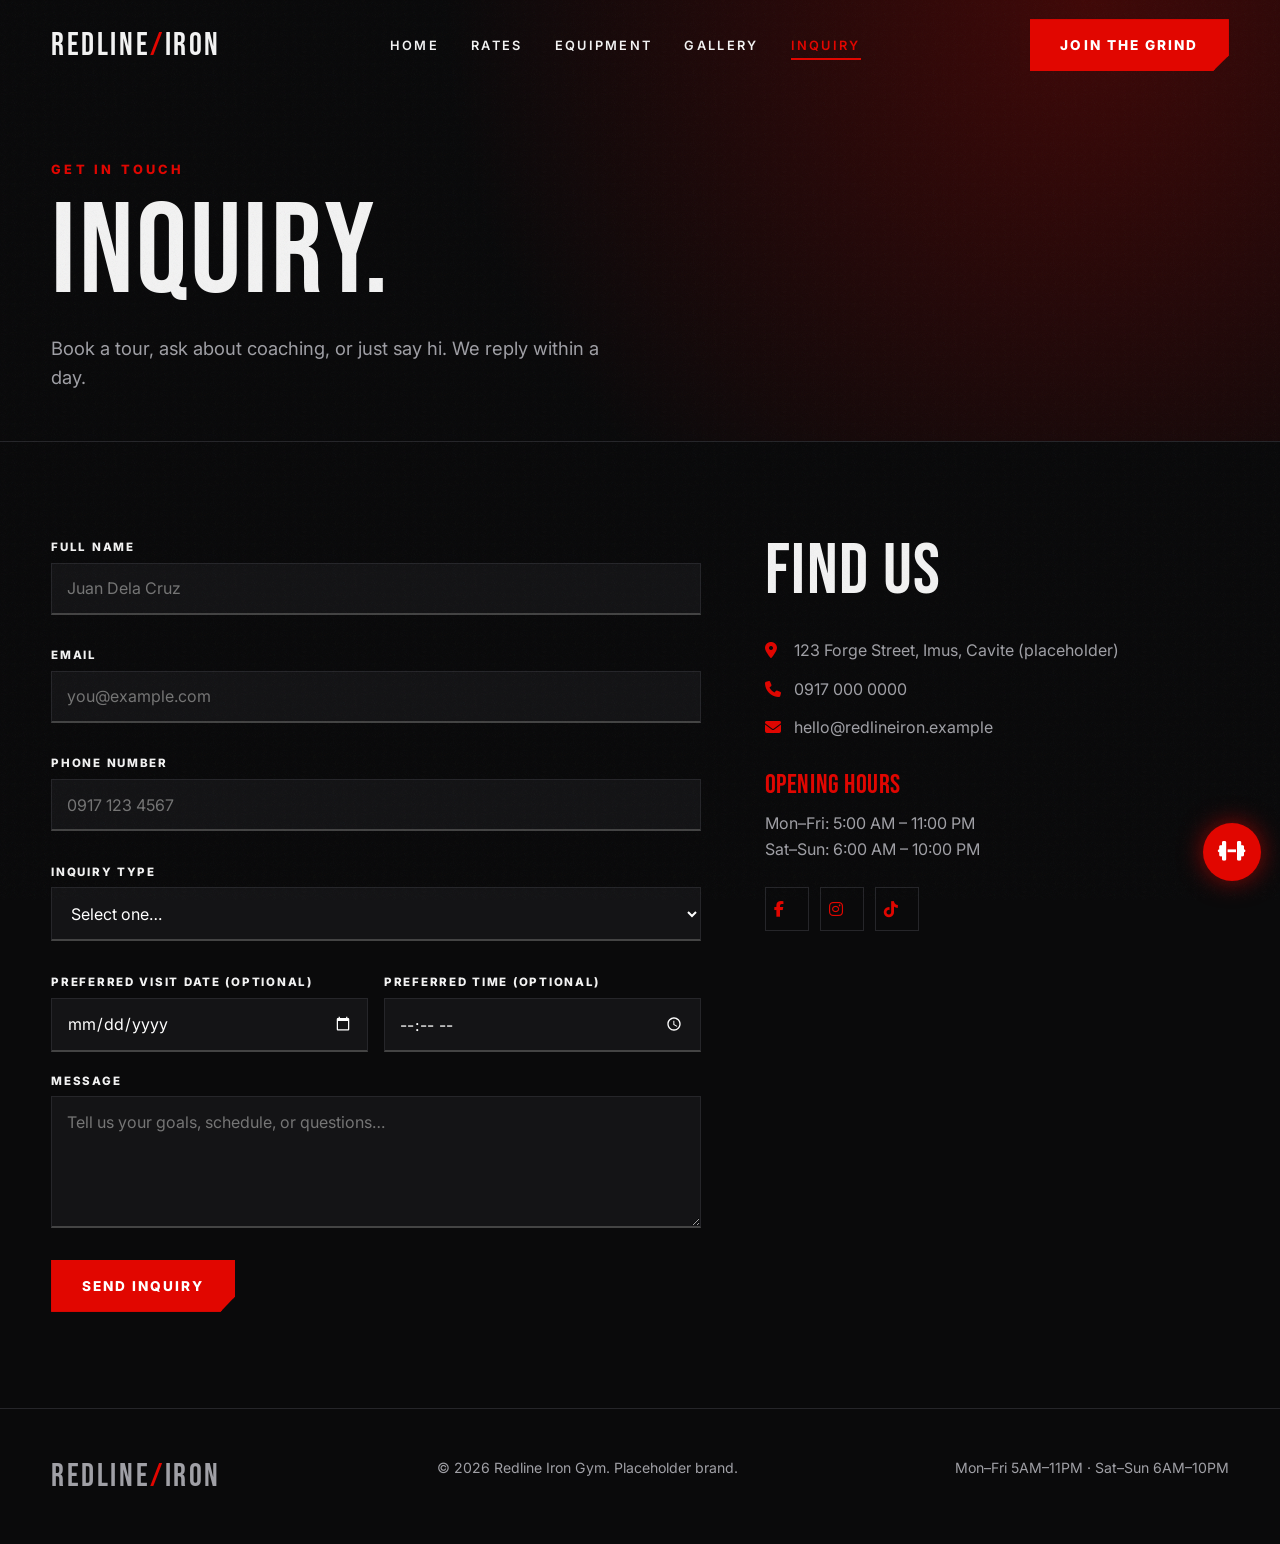
<file: inquiry.html>
<!DOCTYPE html>
<html lang="en">

<head>
    <title>Inquiry — REDLINE IRON</title>
    <meta charset="utf-8">
    <meta name="viewport" content="width=device-width,initial-scale=1">
    <link rel="preconnect" href="https://fonts.googleapis.com">
    <link href="https://fonts.googleapis.com/css2?family=Bebas+Neue&family=Inter:wght@400;600;800&display=swap"
        rel="stylesheet">
    <link rel="stylesheet" href="https://cdnjs.cloudflare.com/ajax/libs/font-awesome/6.5.1/css/all.min.css">
    <link rel="stylesheet" href="css/style.css">
</head>

<body data-page="inquiry.html">
    <main id="main">
        <header class="phead">
            <div class="wrap">
                <p class="num">Get in touch</p>
                <h1>Inquiry.</h1>
                <p class="lead">Book a tour, ask about coaching, or just say hi. We reply within a day.</p>
            </div>
        </header>
        <section class="wrap sec split">
            <form id="inq" novalidate>
                <div class="ok" id="ok" role="status" hidden>✓ Looks good! Thanks for reaching out.</div>
                <label>Full name<input name="name" required autocomplete="name" placeholder="Juan Dela Cruz"><small
                        class="err"></small></label>
                <label>Email<input type="email" name="email" required autocomplete="email"
                        placeholder="you@example.com"><small class="err"></small></label>
                <label>Phone number<input type="tel" name="phone" required autocomplete="tel"
                        placeholder="0917 123 4567"><small class="err"></small></label>
                <label>Inquiry type<select name="type" required>
                        <option value="">Select one…</option>
                        <option>Membership</option>
                        <option>Personal Training</option>
                        <option>Gym Tour</option>
                        <option>Equipment</option>
                        <option>General Inquiry</option>
                    </select><small class="err"></small></label>
                <div class="two"><label>Preferred visit date (optional)<input type="date"
                            name="date"></label><label>Preferred time (optional)<input type="time" name="time"></label>
                </div>
                <label>Message<textarea name="message" rows="5" required
                        placeholder="Tell us your goals, schedule, or questions…"></textarea><small
                        class="err"></small></label>
                <button class="btn" type="submit">Send inquiry</button>
            </form>
            <aside class="contact">
                <h2>Find us</h2>
                <p><i class="fa-solid fa-location-dot"></i> 123 Forge Street, Imus, Cavite (placeholder)</p>
                <p><i class="fa-solid fa-phone"></i> 0917 000 0000</p>
                <p><i class="fa-solid fa-envelope"></i> hello@redlineiron.example</p>
                <h3>Opening hours</h3>
                <p>Mon–Fri: 5:00 AM – 11:00 PM<br>Sat–Sun: 6:00 AM – 10:00 PM</p>
                <div class="social"><a href="#" aria-label="Facebook"><i class="fa-brands fa-facebook-f"></i></a><a
                        href="#" aria-label="Instagram"><i class="fa-brands fa-instagram"></i></a><a href="#"
                        aria-label="TikTok"><i class="fa-brands fa-tiktok"></i></a></div>
            </aside>
        </section>
    </main>
</body>
<script src="js/script.js" defer></script>

</html>
</file>
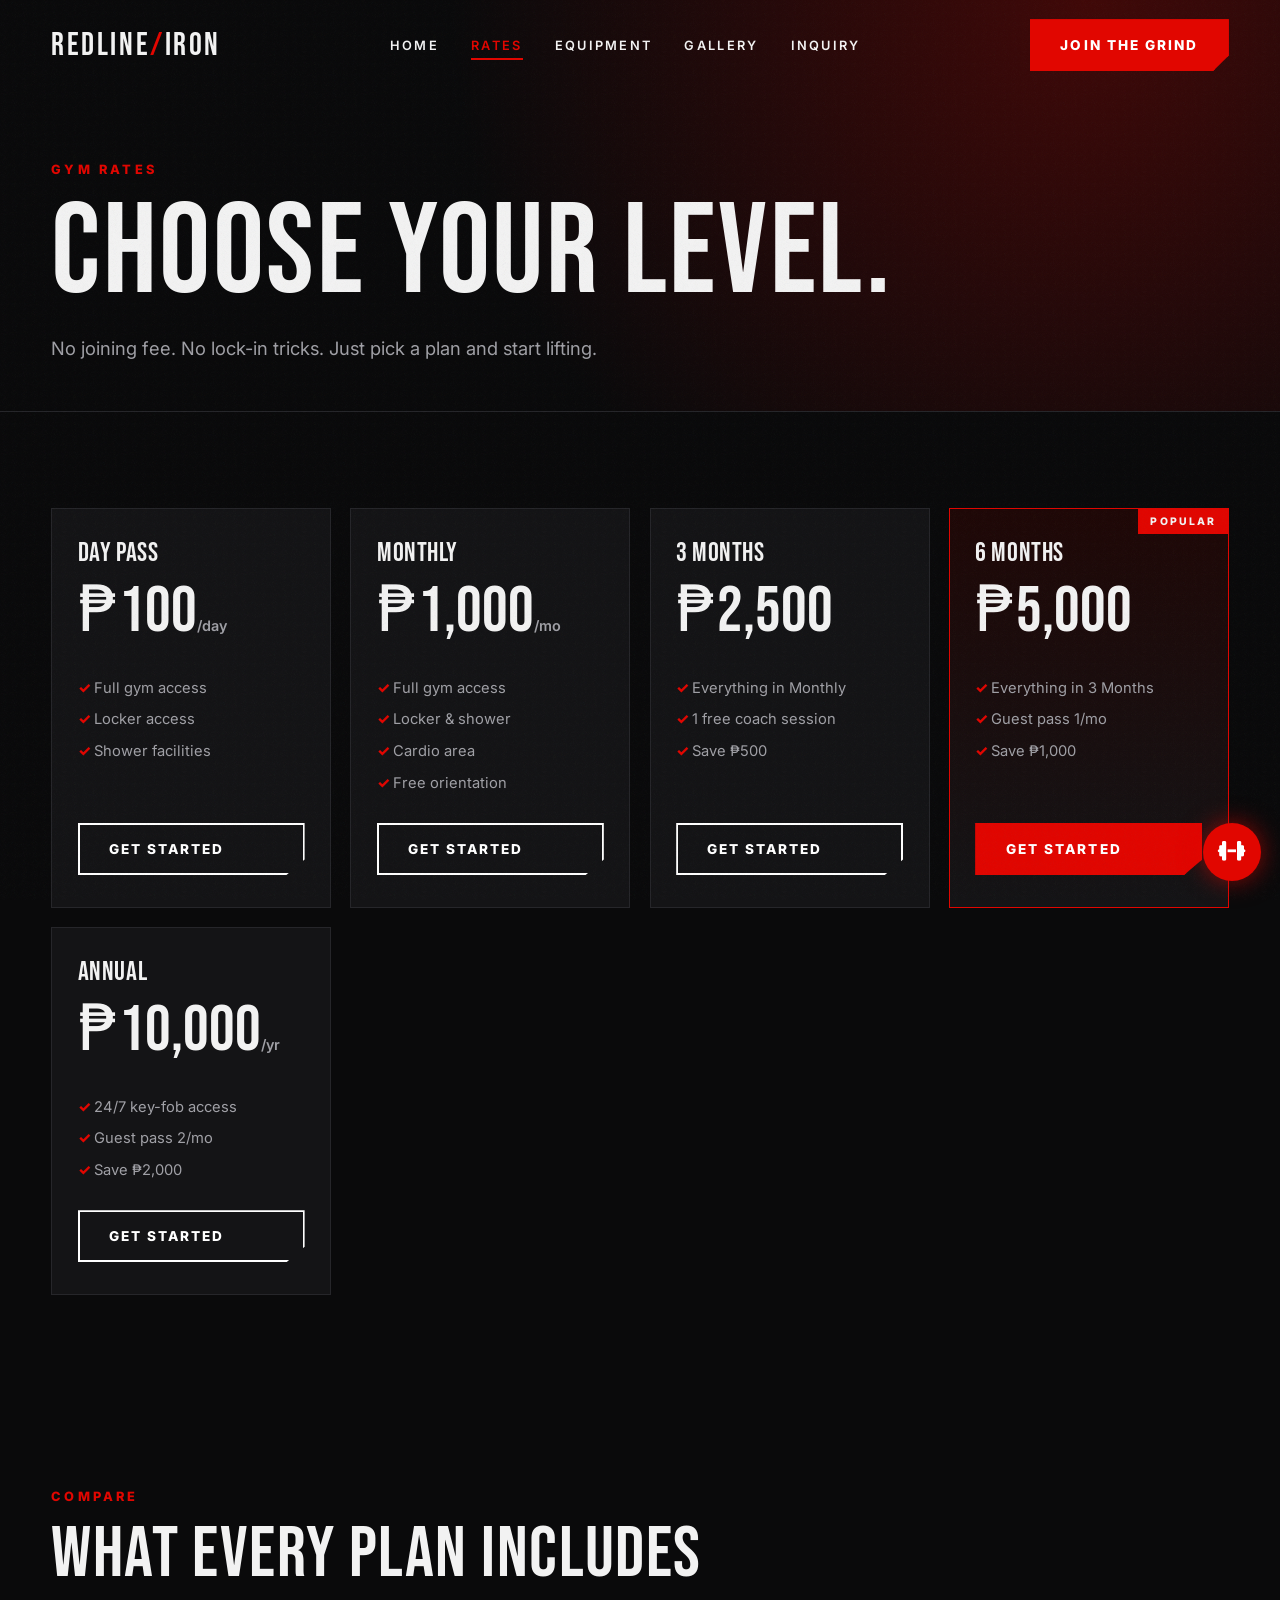
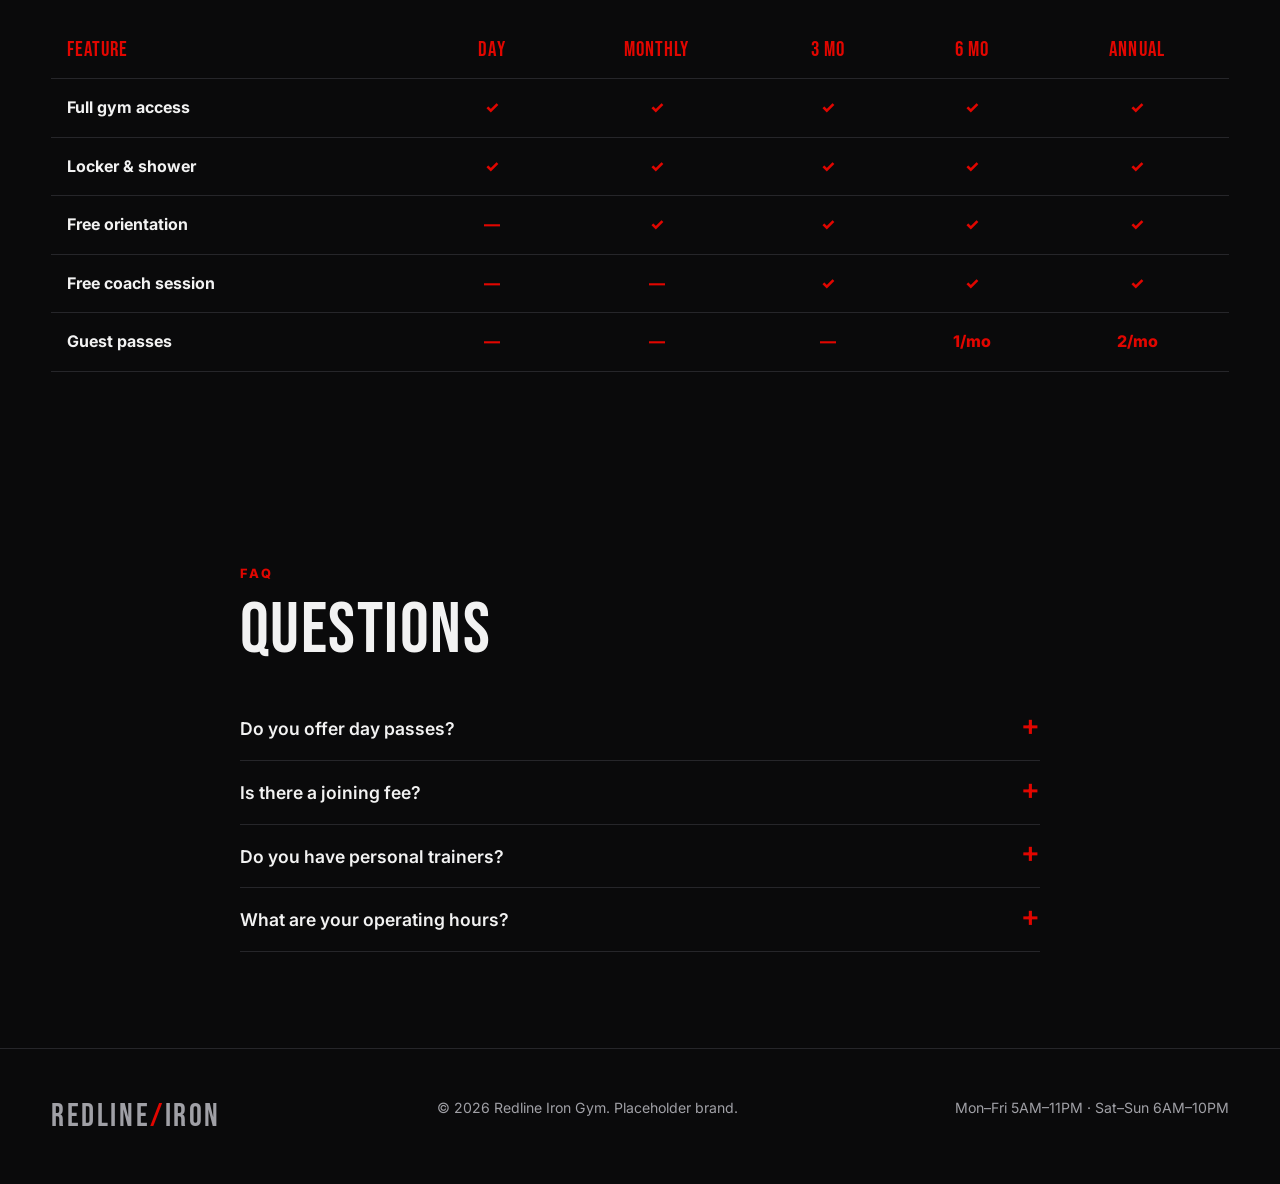
<file: rates.html>
<!DOCTYPE html>
<html lang="en">

<head>
    <title>Rates — REDLINE IRON</title>
    <meta charset="utf-8">
    <meta name="viewport" content="width=device-width,initial-scale=1">
    <link rel="preconnect" href="https://fonts.googleapis.com">
    <link href="https://fonts.googleapis.com/css2?family=Bebas+Neue&family=Inter:wght@400;600;800&display=swap"
        rel="stylesheet">
    <link rel="stylesheet" href="https://cdnjs.cloudflare.com/ajax/libs/font-awesome/6.5.1/css/all.min.css">
    <link rel="stylesheet" href="css/style.css">
</head>

<body data-page="rates.html">
    <main id="main">
        <header class="phead">
            <div class="wrap">
                <p class="num">Gym rates</p>
                <h1>Choose your level.</h1>
                <p class="lead">No joining fee. No lock-in tricks. Just pick a plan and start lifting.</p>
            </div>
        </header>
        <section class="wrap sec">
            <div class="plans" id="all-plans"></div>
        </section>
        <section class="wrap sec">
            <p class="num">Compare</p>
            <h2>What every plan includes</h2>
            <div class="tablewrap">
                <table>
                    <thead>
                        <tr>
                            <th>Feature</th>
                            <th>Day</th>
                            <th>Monthly</th>
                            <th>3 Mo</th>
                            <th>6 Mo</th>
                            <th>Annual</th>
                        </tr>
                    </thead>
                    <tbody>
                        <tr>
                            <th>Full gym access</th>
                            <td>✓</td>
                            <td>✓</td>
                            <td>✓</td>
                            <td>✓</td>
                            <td>✓</td>
                        </tr>
                        <tr>
                            <th>Locker &amp; shower</th>
                            <td>✓</td>
                            <td>✓</td>
                            <td>✓</td>
                            <td>✓</td>
                            <td>✓</td>
                        </tr>
                        <tr>
                            <th>Free orientation</th>
                            <td>—</td>
                            <td>✓</td>
                            <td>✓</td>
                            <td>✓</td>
                            <td>✓</td>
                        </tr>
                        <tr>
                            <th>Free coach session</th>
                            <td>—</td>
                            <td>—</td>
                            <td>✓</td>
                            <td>✓</td>
                            <td>✓</td>
                        </tr>
                        <tr>
                            <th>Guest passes</th>
                            <td>—</td>
                            <td>—</td>
                            <td>—</td>
                            <td>1/mo</td>
                            <td>2/mo</td>
                        </tr>
                    </tbody>
                </table>
            </div>
        </section>
        <section class="wrap sec narrow">
            <p class="num">FAQ</p>
            <h2>Questions</h2>
            <div class="faq">
                <div><button aria-expanded="false">Do you offer day passes?</button>
                    <p>Yes. ₱100 gets you a full day of access. Bring a towel.</p>
                </div>
                <div><button aria-expanded="false">Is there a joining fee?</button>
                    <p>None. The price you see is the price you pay.</p>
                </div>
                <div><button aria-expanded="false">Do you have personal trainers?</button>
                    <p>Yes. Rates start at ₱600 per session. Ask for details on the inquiry page.</p>
                </div>
                <div><button aria-expanded="false">What are your operating hours?</button>
                    <p>Mon–Fri 5:00 AM – 11:00 PM, Sat–Sun 6:00 AM – 10:00 PM. Annual members get 24/7 key-fob access.
                    </p>
                </div>
            </div>
        </section>
    </main>
</body>
<script src="js/script.js" defer></script>

</html>
</file>
<file: css/style.css>
:root {
    --bg: #0a0a0b;
    --panel: #141416;
    --line: #26262a;
    --red: #e10600;
    --txt: #f2f2f2;
    --mut: #a0a0a6;
    --h: 'Bebas Neue', Impact, sans-serif
}

* {
    box-sizing: border-box;
    margin: 0
}

html {
    scroll-behavior: smooth
}

body {
    background: var(--bg);
    color: var(--txt);
    font: 16px/1.6 Inter, system-ui, sans-serif;
    overflow-x: hidden
}

body::after {
    content: "";
    position: fixed;
    inset: 0;
    pointer-events: none;
    opacity: .06;
    z-index: 90;
    background-image: url("data:image/svg+xml,%3Csvg xmlns='http://www.w3.org/2000/svg' width='120' height='120'%3E%3Cfilter id='n'%3E%3CfeTurbulence baseFrequency='.9'/%3E%3C/filter%3E%3Crect width='120' height='120' filter='url(%23n)'/%3E%3C/svg%3E")
}

::-webkit-scrollbar {
    width: 10px
}

::-webkit-scrollbar-track {
    background: var(--bg)
}

::-webkit-scrollbar-thumb {
    background: var(--red)
}

a {
    color: inherit;
    text-decoration: none
}

img {
    max-width: 100%;
    display: block
}

:focus-visible {
    outline: 2px solid var(--red);
    outline-offset: 3px
}

.skip {
    position: absolute;
    left: -999px
}

.skip:focus {
    left: 10px;
    top: 10px;
    background: var(--red);
    padding: 8px;
    z-index: 200
}

h1,
h2,
h3 {
    font-family: var(--h);
    font-weight: 400;
    line-height: .95;
    letter-spacing: .02em;
    text-transform: uppercase
}

h1 {
    font-size: clamp(3.4rem, 10vw, 8rem)
}

h2 {
    font-size: clamp(2.4rem, 6vw, 4.5rem);
    margin-bottom: 2rem
}

h3 {
    font-size: 1.7rem
}

.wrap {
    width: min(1200px, 92%);
    margin: auto
}

.sec {
    padding: 6rem 0
}

.narrow {
    max-width: 800px
}

.num {
    color: var(--red);
    font-weight: 800;
    letter-spacing: .25em;
    text-transform: uppercase;
    font-size: .8rem;
    margin-bottom: .8rem
}

.lead {
    color: var(--mut);
    font-size: 1.15rem;
    max-width: 560px;
    margin-top: 1.2rem
}

.btn {
    display: inline-block;
    position: relative;
    overflow: hidden;
    background: var(--red);
    color: #fff;
    font: 800 .85rem Inter;
    letter-spacing: .15em;
    text-transform: uppercase;
    padding: 1rem 1.8rem;
    border: 2px solid var(--red);
    cursor: pointer;
    clip-path: polygon(0 0, 100% 0, 100% 70%, 92% 100%, 0 100%);
    transition: .25s
}

.btn:hover {
    background: #fff;
    color: #000;
    border-color: #fff;
    transform: translateY(-2px)
}

.btn.ghost {
    background: transparent;
    color: #fff;
    border-color: #fff
}

.btn.ghost:hover {
    background: #fff;
    color: #000
}

.btn .rip {
    position: absolute;
    border-radius: 50%;
    background: rgba(255, 255, 255, .5);
    transform: scale(0);
    animation: rip .6s linear;
    pointer-events: none
}

@keyframes rip {
    to {
        transform: scale(4);
        opacity: 0
    }
}

/* loader + progress */
#loader {
    position: fixed;
    inset: 0;
    background: #000;
    z-index: 300;
    display: grid;
    place-items: center;
    font: 3rem var(--h);
    letter-spacing: .2em;
    transition: opacity .5s .2s, visibility .5s .2s
}

#loader span {
    animation: pulse 1s infinite
}

#loader.done {
    opacity: 0;
    visibility: hidden
}

@keyframes pulse {
    50% {
        color: var(--red)
    }
}

#prog {
    position: fixed;
    top: 0;
    left: 0;
    height: 3px;
    background: var(--red);
    width: 0;
    z-index: 150
}

/* nav */
header.nav {
    position: fixed;
    top: 0;
    width: 100%;
    z-index: 100;
    transition: .3s;
    padding: 1.2rem 0
}

header.nav.stuck {
    background: rgba(10, 10, 11, .94);
    padding: .6rem 0;
    border-bottom: 1px solid var(--line)
}

.nav .wrap {
    display: flex;
    align-items: center;
    justify-content: space-between;
    gap: 1rem
}

.logo {
    font: 2rem var(--h);
    letter-spacing: .08em
}

.logo b {
    color: var(--red);
    font-weight: 400
}

.nav ul {
    display: flex;
    gap: 2rem;
    list-style: none;
    padding: 0
}

.nav ul a {
    font-weight: 600;
    font-size: .8rem;
    letter-spacing: .18em;
    position: relative;
    padding: .4rem 0
}

.nav ul a::after {
    content: "";
    position: absolute;
    left: 0;
    bottom: 0;
    height: 2px;
    width: 0;
    background: var(--red);
    transition: .3s
}

.nav ul a:hover::after,
.nav ul a.on::after {
    width: 100%
}

.nav ul a.on {
    color: var(--red)
}

.burger {
    display: none;
    background: none;
    border: 0;
    color: #fff;
    font-size: 1.6rem;
    cursor: pointer
}

@media(max-width:900px) {
    .burger {
        display: block
    }

    .nav .btn.cta {
        display: none
    }

    .nav ul {
        position: fixed;
        inset: 0 0 0 30%;
        background: #0d0d0f;
        flex-direction: column;
        justify-content: center;
        padding: 2rem;
        transform: translateX(100%);
        transition: .4s;
        border-left: 2px solid var(--red)
    }

    .nav ul.open {
        transform: none
    }

    .nav ul a {
        font-size: 1.4rem
    }

    .burger {
        z-index: 2
    }
}

/* hero */
.hero {
    min-height: 100vh;
    display: flex;
    align-items: center;
    position: relative;
    overflow: hidden;
    padding-top: 5rem
}

.hero-bg {
    position: absolute;
    inset: -10% 0;
    background: linear-gradient(90deg, #000 10%, rgba(0, 0, 0, .55)), radial-gradient(circle at 80% 30%, rgba(225, 6, 0, .35), transparent 50%), url(https://images.unsplash.com/photo-1534438327276-14e5300c3a48?w=1800&q=70) center/cover #111
}

.slash {
    position: absolute;
    right: 12%;
    top: -10%;
    width: 6px;
    height: 130%;
    background: var(--red);
    transform: rotate(18deg);
    box-shadow: 0 0 40px var(--red);
    animation: slash 1.2s .3s both
}

@keyframes slash {
    from {
        transform: rotate(18deg) translateY(-100%)
    }
}

.bigword {
    position: absolute;
    right: -2%;
    bottom: -6%;
    font: clamp(10rem, 32vw, 28rem) var(--h);
    color: transparent;
    -webkit-text-stroke: 1px rgba(255, 255, 255, .1);
    line-height: 1
}

.hero-in {
    position: relative
}

.hero h1 span {
    display: block;
    animation: up .8s both
}

.hero h1 span:nth-child(2) {
    animation-delay: .15s
}

.hero em {
    font-style: normal;
    color: var(--red)
}

.hl {
    width: 120px;
    height: 5px;
    background: var(--red);
    margin: 1.5rem 0;
    animation: grow 1s .6s both
}

@keyframes grow {
    from {
        width: 0
    }
}

@keyframes up {
    from {
        opacity: 0;
        transform: translateY(40px)
    }
}

.eyebrow {
    letter-spacing: .3em;
    font-size: .8rem;
    font-weight: 800;
    color: var(--mut);
    text-transform: uppercase;
    margin-bottom: 1rem;
    animation: up .8s both
}

.btns {
    display: flex;
    gap: 1rem;
    flex-wrap: wrap;
    margin-top: 2rem;
    animation: up .8s .8s both
}

.hero .lead {
    animation: up .8s .5s both
}

/* stats */
.stats {
    background: var(--red);
    color: #000;
    transform: skewY(-1.5deg);
    margin: 2rem 0;
    padding: 3rem 0
}

.stats .wrap {
    transform: skewY(1.5deg)
}

.grid4 {
    display: grid;
    grid-template-columns: repeat(4, 1fr);
    gap: 1rem;
    text-align: center
}

.stats b {
    display: block;
    font: clamp(3rem, 7vw, 5.5rem) var(--h);
    line-height: 1
}

.stats span {
    font-weight: 800;
    letter-spacing: .15em;
    text-transform: uppercase;
    font-size: .75rem
}

@media(max-width:700px) {
    .grid4 {
        grid-template-columns: 1fr 1fr;
        row-gap: 2rem
    }
}

/* features: asymmetric */
.feat {
    display: grid;
    grid-template-columns: repeat(4, 1fr);
    border: 1px solid var(--line)
}

.feat article {
    padding: 2rem 1.5rem;
    border-right: 1px solid var(--line);
    position: relative;
    overflow: hidden;
    transition: .4s;
    min-height: 300px
}

.feat article:last-child {
    border: 0
}

.feat article::before {
    content: "";
    position: absolute;
    inset: auto 0 0;
    height: 0;
    background: var(--red);
    transition: .4s;
    z-index: 0
}

.feat article:hover::before {
    height: 100%
}

.feat article>* {
    position: relative
}

.feat i {
    font: 4.5rem var(--h);
    color: var(--red);
    font-style: normal;
    transition: .4s;
    display: block
}

.feat article:hover i {
    color: #000
}

.feat p {
    color: var(--mut);
    margin-top: 1rem;
    transition: .4s
}

.feat article:hover p {
    color: #fff
}

@media(max-width:900px) {
    .feat {
        grid-template-columns: 1fr 1fr
    }
}

@media(max-width:560px) {
    .feat {
        grid-template-columns: 1fr
    }

    .feat article {
        min-height: 0;
        border-right: 0;
        border-bottom: 1px solid var(--line)
    }
}

/* equipment cards */
.eq-grid {
    display: grid;
    grid-template-columns: repeat(auto-fill, minmax(280px, 1fr));
    gap: 1.2rem;
    margin-bottom: 2.5rem
}

.card {
    background: var(--panel);
    border-left: 3px solid var(--line);
    transition: .35s;
    overflow: hidden;
    opacity: 1;
    transform: none
}

.card:hover {
    border-color: var(--red);
    transform: translateY(-6px)
}

.card.hide {
    display: none
}

.card.fade {
    opacity: 0;
    transform: scale(.95)
}

.imgbox {
    aspect-ratio: 4/3;
    overflow: hidden;
    background: linear-gradient(135deg, #1a1a1d, #0c0c0d)
}

.imgbox img {
    width: 100%;
    height: 100%;
    object-fit: cover;
    filter: grayscale(.7) contrast(1.1);
    transition: .6s
}

.card:hover img {
    transform: scale(1.08);
    filter: none
}

.card div.t {
    padding: 1.2rem
}

.tag {
    color: var(--red);
    font-size: .7rem;
    font-weight: 800;
    letter-spacing: .2em;
    text-transform: uppercase
}

.card p {
    color: var(--mut);
    font-size: .92rem
}

.filters {
    display: flex;
    flex-wrap: wrap;
    gap: .6rem;
    margin-bottom: 2rem
}

.filters button {
    background: none;
    border: 1px solid var(--line);
    color: var(--txt);
    padding: .6rem 1.1rem;
    font: 800 .72rem Inter;
    letter-spacing: .15em;
    cursor: pointer;
    transition: .2s
}

.filters button:hover,
.filters button.on {
    background: var(--red);
    border-color: var(--red)
}

/* plans */
.plans {
    display: grid;
    grid-template-columns: repeat(auto-fit, minmax(230px, 1fr));
    gap: 1.2rem
}

.plan {
    background: var(--panel);
    padding: 2rem 1.6rem;
    border: 1px solid var(--line);
    position: relative;
    transition: .35s;
    display: flex;
    flex-direction: column
}

.plan:hover {
    transform: translateY(-8px);
    border-color: var(--red);
    box-shadow: 0 20px 50px -20px var(--red)
}

.plan.pop {
    border-color: var(--red);
    background: linear-gradient(180deg, #1f0807, var(--panel))
}

.plan .badge {
    position: absolute;
    top: -1px;
    right: -1px;
    background: var(--red);
    font: 800 .65rem Inter;
    letter-spacing: .2em;
    padding: .4rem .8rem
}

.plan .price {
    font: 4rem var(--h);
    line-height: 1;
    margin: .8rem 0
}

.plan .price small {
    font: 600 .9rem Inter;
    color: var(--mut)
}

.plan ul {
    list-style: none;
    padding: 0;
    margin: 1rem 0 1.5rem;
    flex: 1;
    color: var(--mut);
    font-size: .92rem
}

.plan li::before {
    content: "✓ ";
    color: var(--red);
    font-weight: 800
}

.plan li {
    padding: .25rem 0
}

.plans.sm .plan ul {
    display: none
}

.plans.sm .plan {
    padding-bottom: 1.6rem
}

/* page headers */
.phead {
    padding: 10rem 0 3rem;
    background: radial-gradient(circle at 85% 0, rgba(225, 6, 0, .25), transparent 55%);
    border-bottom: 1px solid var(--line)
}

.tablewrap {
    overflow-x: auto
}

table {
    width: 100%;
    border-collapse: collapse;
    min-width: 560px
}

th,
td {
    padding: 1rem;
    border-bottom: 1px solid var(--line);
    text-align: center
}

th:first-child {
    text-align: left
}

thead th {
    color: var(--red);
    font: 1.3rem var(--h);
    letter-spacing: .05em
}

tbody td {
    color: var(--red);
    font-weight: 800
}

.faq>div {
    border-bottom: 1px solid var(--line)
}

.faq button {
    width: 100%;
    text-align: left;
    background: none;
    border: 0;
    color: var(--txt);
    font: 600 1.1rem Inter;
    padding: 1.3rem 2rem 1.3rem 0;
    cursor: pointer;
    position: relative
}

.faq button::after {
    content: "+";
    position: absolute;
    right: 0;
    color: var(--red);
    font-size: 1.8rem;
    top: .6rem;
    transition: .3s
}

.faq button[aria-expanded=true]::after {
    transform: rotate(45deg)
}

.faq p {
    max-height: 0;
    overflow: hidden;
    color: var(--mut);
    transition: max-height .4s, padding .4s
}

.faq button[aria-expanded=true]+p {
    max-height: 200px;
    padding-bottom: 1.3rem
}

/* masonry */
.masonry {
    columns: 3 260px;
    column-gap: 1rem
}

.masonry figure {
    break-inside: avoid;
    margin-bottom: 1rem;
    position: relative;
    overflow: hidden;
    cursor: zoom-in;
    background: #151517
}

.masonry img {
    width: 100%;
    transition: .6s;
    filter: grayscale(.6)
}

.masonry figure:hover img {
    transform: scale(1.07);
    filter: none
}

.masonry figure::after {
    content: "";
    position: absolute;
    left: 0;
    bottom: 0;
    height: 4px;
    width: 0;
    background: var(--red);
    transition: .4s
}

.masonry figure:hover::after {
    width: 100%
}

.lb {
    position: fixed;
    inset: 0;
    background: rgba(0, 0, 0, .94);
    z-index: 250;
    display: none;
    place-items: center;
    padding: 3rem
}

.lb.open {
    display: grid
}

.lb img {
    max-height: 85vh;
    max-width: 100%;
    border-bottom: 4px solid var(--red)
}

.lb button {
    position: absolute;
    background: none;
    border: 0;
    color: #fff;
    font-size: 2rem;
    cursor: pointer;
    padding: 1rem
}

.lb .x {
    top: .5rem;
    right: .5rem
}

.lb .p {
    left: .5rem
}

.lb .n {
    right: .5rem
}

.lb button:hover {
    color: var(--red)
}

/* form */
.split {
    display: grid;
    grid-template-columns: 1.4fr 1fr;
    gap: 4rem
}

@media(max-width:850px) {
    .split {
        grid-template-columns: 1fr;
        gap: 3rem
    }
}

form label {
    display: block;
    font-weight: 800;
    font-size: .72rem;
    letter-spacing: .15em;
    text-transform: uppercase;
    margin-bottom: 1.2rem
}

form input,
form select,
form textarea {
    display: block;
    width: 100%;
    margin-top: .4rem;
    background: var(--panel);
    border: 1px solid var(--line);
    border-bottom: 2px solid #444;
    color: #fff;
    padding: .9rem;
    font: 400 1rem Inter;
    transition: .2s;
    color-scheme: dark
}

form input:focus,
form select:focus,
form textarea:focus {
    outline: 0;
    border-bottom-color: var(--red);
    background: #1a1a1d
}

.err {
    color: #ff5a52;
    font-size: .78rem;
    letter-spacing: 0;
    text-transform: none;
    font-weight: 600;
    display: block;
    min-height: 1em
}

label.bad input,
label.bad select,
label.bad textarea {
    border-color: #ff5a52
}

.two {
    display: grid;
    grid-template-columns: 1fr 1fr;
    gap: 1rem
}

@media(max-width:500px) {
    .two {
        grid-template-columns: 1fr
    }
}

.ok {
    background: #0e2a14;
    border-left: 4px solid #2ecc71;
    padding: 1rem;
    margin-bottom: 1.5rem
}

.contact p {
    margin: .8rem 0;
    color: var(--mut)
}

.contact i {
    color: var(--red);
    width: 1.6rem
}

.contact h3 {
    margin: 2rem 0 .5rem;
    color: var(--red)
}

.social {
    display: flex;
    gap: .7rem;
    margin-top: 1.5rem
}

.social a {
    width: 44px;
    height: 44px;
    border: 1px solid var(--line);
    display: grid;
    place-items: center;
    transition: .2s
}

.social a:hover {
    background: var(--red);
    border-color: var(--red)
}

footer {
    border-top: 1px solid var(--line);
    padding: 3rem 0;
    color: var(--mut);
    font-size: .88rem
}

footer .wrap {
    display: flex;
    justify-content: space-between;
    flex-wrap: wrap;
    gap: 1rem
}

/* widget, top */
#fact {
    position: fixed;
    right: 1.2rem;
    bottom: 1.2rem;
    z-index: 120
}

#fact>button {
    width: 58px;
    height: 58px;
    border-radius: 50%;
    border: 0;
    background: var(--red);
    color: #fff;
    font-size: 1.4rem;
    cursor: pointer;
    box-shadow: 0 0 25px rgba(225, 6, 0, .6);
    transition: .3s
}

#fact>button:hover {
    transform: rotate(-20deg) scale(1.1)
}

.pop-card {
    position: absolute;
    right: 0;
    bottom: 72px;
    width: min(300px, calc(100vw - 2.4rem));
    background: var(--panel);
    border: 1px solid var(--red);
    padding: 1.3rem;
    transform-origin: bottom right;
    animation: pop .3s
}

.pop-card[hidden] {
    display: none
}

@keyframes pop {
    from {
        opacity: 0;
        transform: scale(.7) translateY(20px)
    }
}

.pop-card h4 {
    font: 1.4rem var(--h);
    color: var(--red);
    letter-spacing: .08em
}

.pop-card p {
    margin: .6rem 0 1rem;
    font-size: .95rem
}

.pop-card .x {
    position: absolute;
    top: .3rem;
    right: .6rem;
    background: none;
    border: 0;
    color: #fff;
    font-size: 1.5rem;
    cursor: pointer
}

.pop-card .more {
    background: none;
    border: 1px solid var(--red);
    color: #fff;
    padding: .5rem 1rem;
    cursor: pointer;
    font: 800 .7rem Inter;
    letter-spacing: .15em
}

.pop-card .more:hover {
    background: var(--red)
}

#top {
    position: fixed;
    left: 1.2rem;
    bottom: 1.2rem;
    width: 46px;
    height: 46px;
    background: var(--panel);
    border: 1px solid var(--red);
    color: #fff;
    cursor: pointer;
    opacity: 0;
    pointer-events: none;
    transition: .3s;
    z-index: 120
}

#top.show {
    opacity: 1;
    pointer-events: auto
}

#top:hover {
    background: var(--red)
}

.reveal {
    opacity: 0;
    transform: translateY(34px);
    transition: .8s
}

.reveal.in {
    opacity: 1;
    transform: none
}

@media(prefers-reduced-motion:reduce) {
    * {
        animation: none !important;
        transition: none !important
    }

    .reveal {
        opacity: 1;
        transform: none
    }
}
</file>
